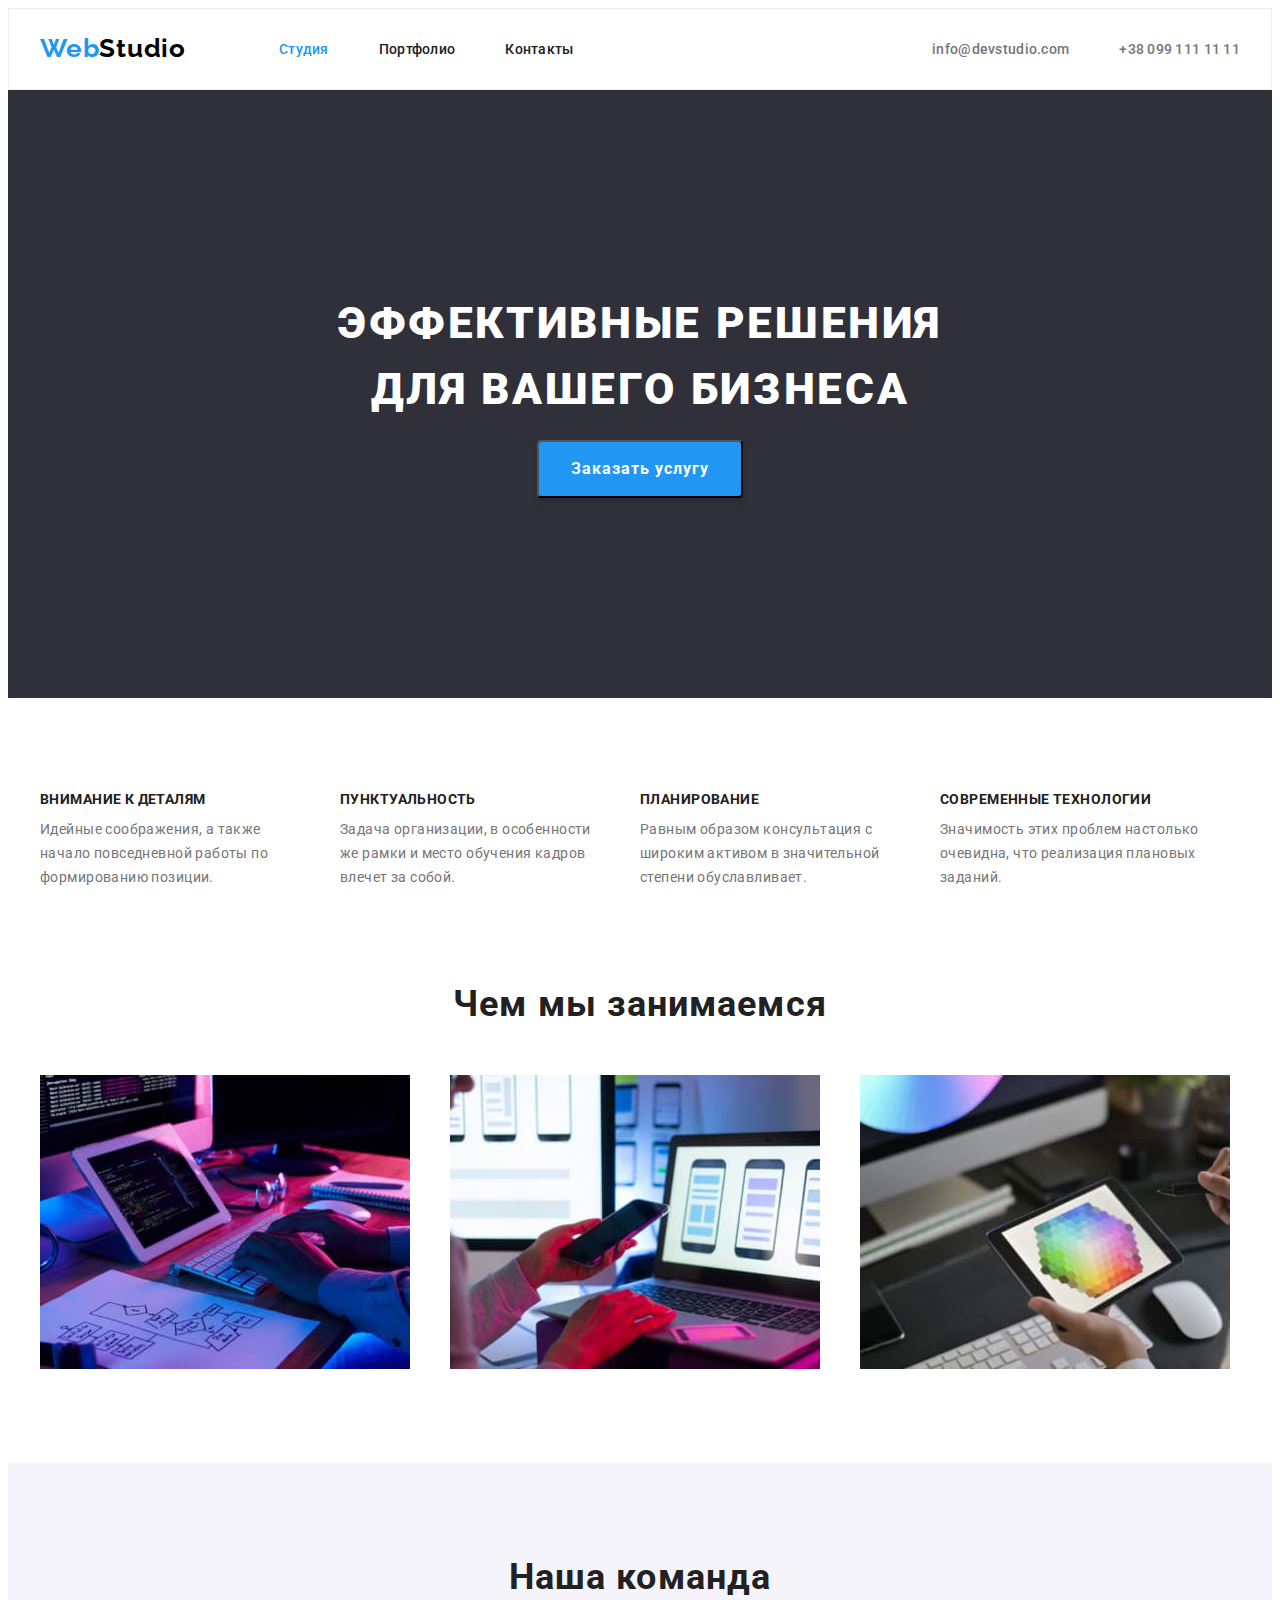
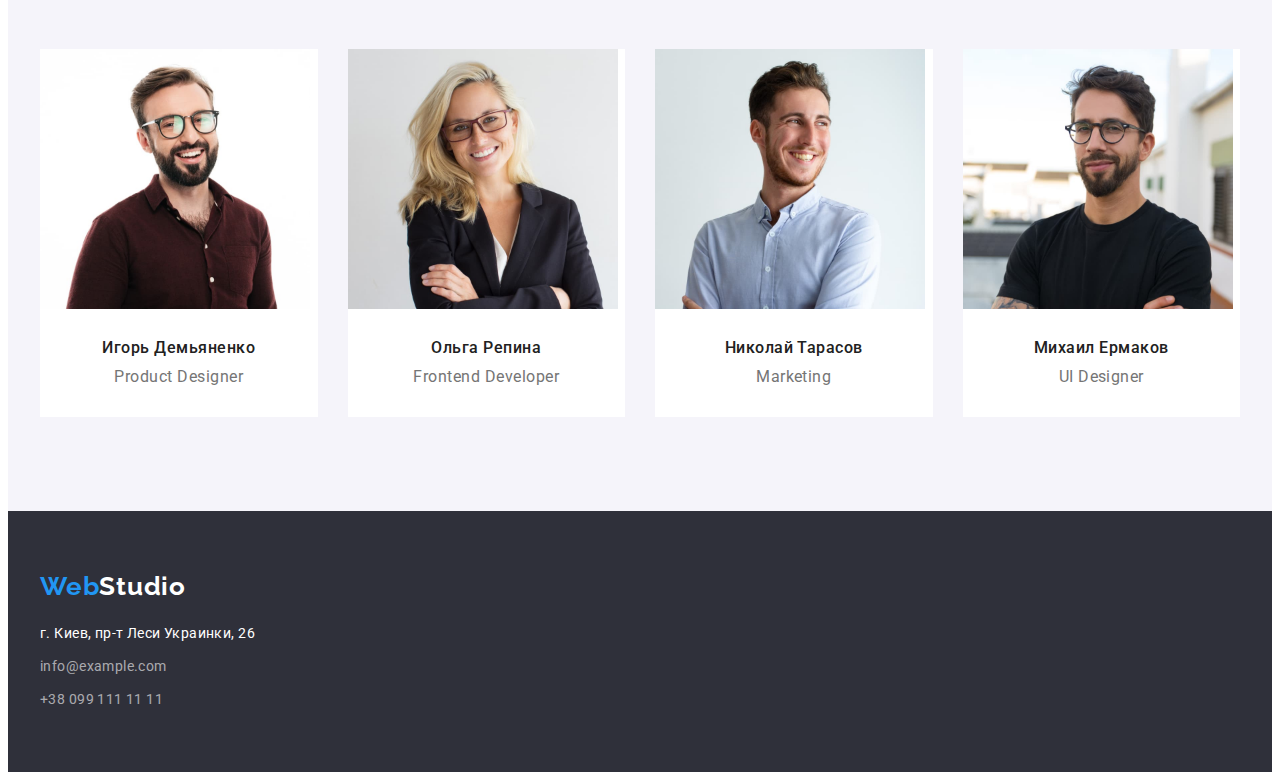
<file: index.html>
<!DOCTYPE html>
<html lang="ru">

<head>
    <meta charset="UTF-8">
    <meta http-equiv="X-UA-Compatible" content="IE=edge">
    <meta name="viewport" content="width=device-width, initial-scale=1.0">
    <title>Эффективные решения для Вашего бизнеса</title>
    <link rel="preconnect" href="https://fonts.gstatic.com">
    <link 
        href="https://fonts.googleapis.com/css2?family=Raleway:wght@700&family=Roboto:wght@400;500;700;900&display=swap"
        rel="stylesheet">
    <link rel="stylesheet" href="https://cdnjs.cloudflare.com/ajax/libs/modern-normalize/1.0.0/modern-normalize.min.css"
        integrity="sha512-ISS7cAi1PEhQ8jnbJpJZMd29NlhNj4AWYyLOSp2CE/CsHxTCu+r+t0D2yoJudVrd0/8fTVPUVDzY5Tvli75u/g=="
        crossorigin="anonymous" />
    <link rel="stylesheet" href="./css/styles.css">

</head>

<body class="body">
    <header class="header">
        <div class="container">
            <nav class="navigation">
                <a class="logo-header logo-link link" href="./index.html"> Web<span class="logo-link-black">Studio</span></a>
                <ul class="navigation-list list">
                    <li class="navigation-item">
                        <a class="navigation-link link index" href="./index.html">Студия</a>
                    </li>
                    <li class="navigation-item">
                        <a class="navigation-link link" href="./portfolio.html">Портфолио</a>
                    </li>
                    <li class="navigation-item">
                        <a class="navigation-link link" href="">Контакты</a>
                    </li>
                </ul>
            </nav>
            <ul class="list contact-list">
                <li class="contact-item">
                    <a class="contact-link link contact-mail" href="mailto:info@devstudio.com">info@devstudio.com</a>
                </li>
                <li class="contact-item">
                    <a class="contact-link link contact-tel" href="tel:+380991111111">+38 099 111 11 11</a>
                </li>
            </ul>
        </div>        
    </header>
    <main class="main">
        <!--HERO-->
        <section class="hero">
            <div class="container">
                <h1 class="main-title" >Эффективные решения для вашего бизнеса</h1>
                <button class="modal-btn" type="button">Заказать услугу</button>
            </div>
        </section>
        <!--ABOUT-->
        <section class="about">
            <div class="container">
                <ul class="list">
                    <li class="about-item">
                        <h3 class="list-about">Внимание к деталям</h3>
                        <p class="list-about-item">Идейные соображения, а также начало повседневной работы по формированию позиции.</p>
                    </li>
                    <li class="about-item">
                        <h3 class="list-about">Пунктуальность</h3>
                        <p class="list-about-item">Задача организации, в особенности же рамки и место обучения кадров влечет за собой.
                        </p>
                    </li>
                    <li class="about-item">
                        <h3 class="list-about">Планирование</h3>
                        <p class="list-about-item">Равным образом консультация с широким активом в значительной степени обуславливает.
                        </p>
                    </li>
                    <li class="about-item">
                        <h3 class="list-about">Современные технологии</h3>
                        <p class="list-about-item">Значимость этих проблем настолько очевидна, что реализация плановых заданий.</p>
                    </li>
                </ul>
            </div>
        </section>
        <!--OUR-WORK-->
        <section class="our-work-section">
            <div class="container">
                <h2 class="title-our-work suptitle">Чем мы занимаемся</h2>
                <ul class="list our-work-section-list">
                    <li class="our-work-list">
                        <img class="img-our-work" src="./images/our-work/our-work-img-1.jpg" alt="пишем код" width="370" height="294">
                    </li>
                    <li class="our-work-list">
                        <img class="img-our-work" src="./images/our-work/our-work-img-2.jpg" alt="исправляяем ошибки в различного рода приложениях"
                            width="370" height="294">
                    </li>
                    <li class="our-work-list">
                        <img class="img-our-work" src="./images/our-work/our-work-img-3.jpg" alt="создаем приложения для работы/развлечений" width="370"
                            height="294">
                    </li>
                </ul>
            </div>
        </section>
        <!--TEAM-->
        <section class="team-section">
            <div class="container">
                <h2 class="title-list-team suptitle">Наша команда</h2>
                <ul class="list section-team-list">
                    <li class="team-list">
                        <img class="img-team" src="./images/team/igor-img-1.jpg" alt="корткостриженный улыбающийся мужчина в очках" width="270"
                            height="260">
                        <div class="list-team-wrapper">
                            <h3 class="list-team-name">Игорь Демьяненко</h3>
                            <p class="list-team-position" lang="en">Product Designer</p>
                        </div>
                    </li>
                    <li class="team-list">
                        <img class="img-team" src="./images/team/olga-img-2.jpg" alt="улыбающаяся длинноволосая блондинка" width="270" height="260">
                        <div class="list-team-wrapper">
                            <h3 class="list-team-name">Ольга Репина</h3>
                            <p class="list-team-position" lang="en">Frontend Developer</p>
                        </div>
                    </li>
                    <li class="team-list">
                        <img class="img-team" src="./images/team/kolya-img-3.jpg" alt="короткостриженный улыбающийся мужчина" width="270" height="260">
                        <div class="list-team-wrapper">
                            <h3 class="list-team-name">Николай Тарасов</h3>
                            <p class="list-team-position" lang="en">Marketing</p>
                        </div>
                    </li>
                    <li class="team-list">
                        <img class="img-team" src="./images/team/misha-img-4.jpg" alt="короткостриженный улыбающийся мужчина" width="270" height="260">
                        <div class="list-team-wrapper">
                            <h3 class="list-team-name">Михаил Ермаков</h3>
                            <p class="list-team-position" lang="en">UI Designer</p>
                        </div>
                    </li>
                </ul>
            </div>

        </section>
    </main>
    <footer class="footer">
        <div class="container">
            <a class="logo-footer logo-link link" href="./index.html"> Web<span class="logo-link-white">Studio</span></a>
            <address class="address">
                <ul class="list footer-list">
                    <li class="footer-address-list">
                        <a class="footer-address link" href="https://goo.gl/maps/CNWoaTKzeVFjFcxj6" target="_blank" rel="noopener noreferrer">г. Киев, пр-т Леси Украинки, 26</a>
                    </li>
                    <li class="footer-address-list">
                        <a class="footer-mail-tel link" href="mailto:info@example.com">info@example.com</a>
                    </li>
                    <li class="footer-address-list">
                        <a class="footer-mail-tel link" href="tel:+380991111111">+38 099 111 11 11</a>
                    </li>
                </ul>
            </address>
        </div>
    </footer>    
</body>

</html>
</file>
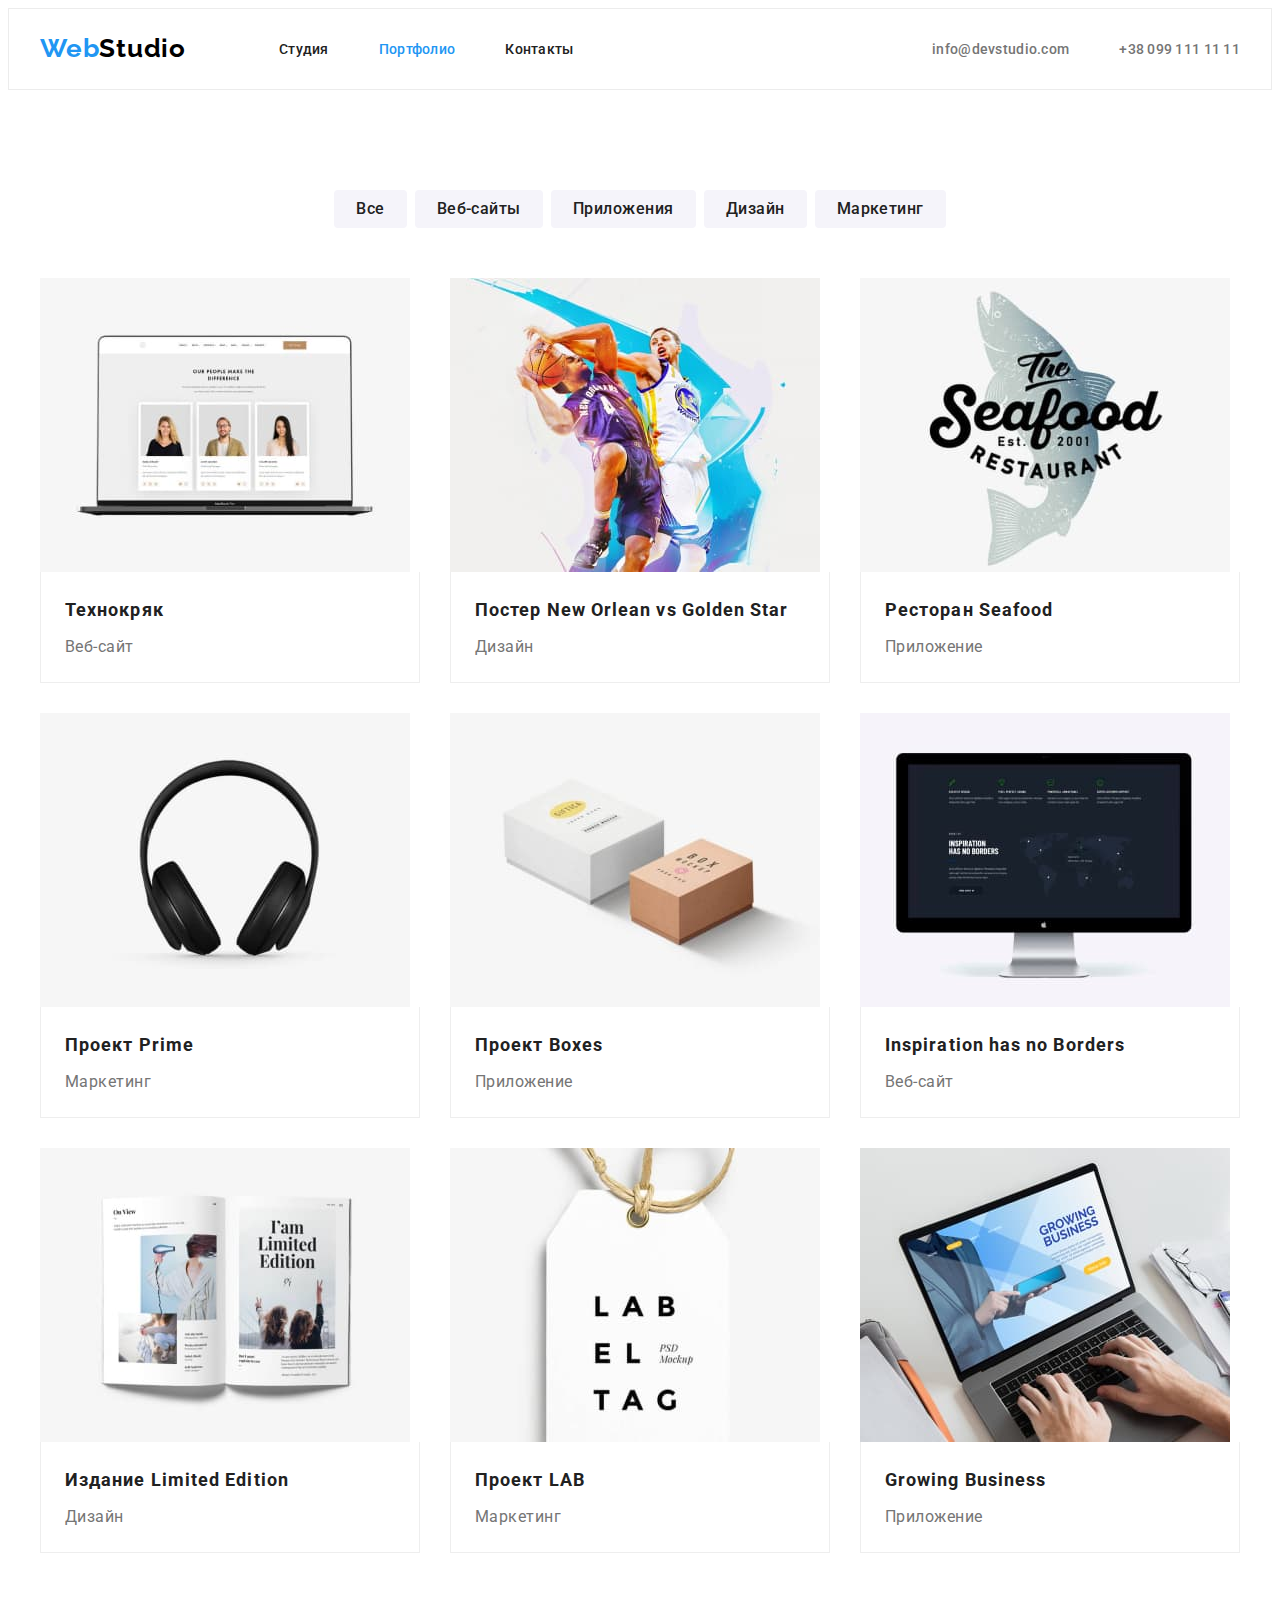
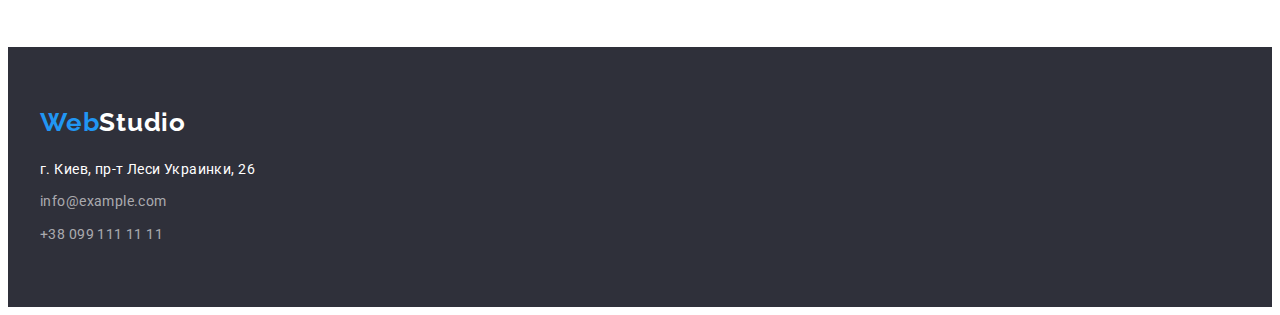
<file: portfolio.html>
<!DOCTYPE html>
<html lang="ru">

<head>
    <meta charset="UTF-8">
    <meta http-equiv="X-UA-Compatible" content="IE=edge">
    <meta name="viewport" content="width=device-width, initial-scale=1.0">
    <title>Портфолио</title>
    <link rel="preconnect" href="https://fonts.gstatic.com">
    <link 
        href="https://fonts.googleapis.com/css2?family=Raleway:wght@700&family=Roboto:wght@400;500;700;900&display=swap"
        rel="stylesheet">
    <link rel="stylesheet" href="https://cdnjs.cloudflare.com/ajax/libs/modern-normalize/1.0.0/modern-normalize.min.css"
        integrity="sha512-ISS7cAi1PEhQ8jnbJpJZMd29NlhNj4AWYyLOSp2CE/CsHxTCu+r+t0D2yoJudVrd0/8fTVPUVDzY5Tvli75u/g=="
        crossorigin="anonymous" />
    <link rel="stylesheet" href="./css/styles.css">

</head>

<body class="body">
    <header class="header">
        <div class="container">
            <nav class="navigation">
                <a class="logo-header logo-link link" href="./index.html"> Web<span
                        class="logo-link-black">Studio</span></a>
                <ul class="navigation-list list">
                    <li class="navigation-item">
                        <a class="navigation-link link" href="./index.html">Студия</a>
                    </li>
                    <li class="navigation-item">
                        <a class="navigation-link link portfolio" href="./portfolio.html">Портфолио</a>
                    </li>
                    <li class="navigation-item">
                        <a class="navigation-link link" href="">Контакты</a>
                    </li>
                </ul>
            </nav>
            <ul class="list contact-list">
                <li class="contact-item">
                    <a class="contact-link link contact-mail" href="mailto:info@devstudio.com">info@devstudio.com</a>
                </li>
                <li class="contact-item">
                    <a class="contact-link link contact-tel" href="tel:+380991111111">+38 099 111 11 11</a>
                </li>
            </ul>
        </div>
    </header>
    
    <main class="portfolio-main">
        <h1 class="visually-hidden">Portfolio</h1>
         <section class="portfolio-section">
             <div class="container">
                <ul class="list portfolio-btn-container">
                    <li class="portfolio-btn-list">
                        <button class="portfolio-btn link" type="button">Все</button>
                    </li>
                    <li class="portfolio-btn-list">
                        <button class="portfolio-btn link" type="button">Веб-сайты</button>
                    </li>
                    <li class="portfolio-btn-list">
                        <button class="portfolio-btn link" type="button">Приложения</button>
                    </li>
                    <li class="portfolio-btn-list">
                        <button class="portfolio-btn link" type="button">Дизайн</button>
                    </li>
                    <li class="portfolio-btn-list">
                        <button class="portfolio-btn link" type="button">Маркетинг</button>
                    </li>
                </ul>
            
                <ul class="portfolio-our-project-container">
                    <li class="list portfolio-our-project-list">
                        <a class="link" href="">
                            <img class="img-portfolio" src="./images/portfolio/our-projects-1.jpg" alt="монитор ноутбука, на котором три фотокарточки людей с пояснениями" width="370" height="294">
                            <div class="portfolio-our-project-wrapper">
                                <h2 class="portfolio-our-project-title">Технокряк</h2>
                                <p class="portfolio-our-projects">Веб-сайт</p>
                            </div>
                        </a>
                        </li>
                    <li class="list portfolio-our-project-list">
                        <a class="link" href="">
                            <img class="img-portfolio" src="./images/portfolio/our-projects-2.jpg" alt="два баскетболиста в синей и белой форме борются за мяч в прыжке" width="370" height="294">
                            <div class="portfolio-our-project-wrapper">
                                <h2 class="portfolio-our-project-title">Постер <span lang="en">New Orlean vs Golden Star</span></h2>
                                <p class="portfolio-our-projects">Дизайн</p>
                            </div>
                        </a>
                    </li>
                    <li class="list portfolio-our-project-list">
                        <a class="link" href="">
                            <img class="img-portfolio" src="./images/portfolio/our-projects-3.jpg" alt="логотип ресторана Сиафуд " width="370" height="294">
                            <div class="portfolio-our-project-wrapper">
                                <h2 class="portfolio-our-project-title">Ресторан <span lang="en">Seafood</span></h2>
                                <p class="portfolio-our-projects">Приложение</p>
                            </div>
                        </a>
                    </li>
                    <li class="list portfolio-our-project-list">
                        <a class="link" href="">
                            <img class="img-portfolio" src="./images/portfolio/our-projects-4.jpg" alt="черные наушники на белом фоне" width="370" height="294">
                            <div class="portfolio-our-project-wrapper">
                                <h2 class="portfolio-our-project-title">Проект <span lang="en">Prime</span></h2>
                                <p class="portfolio-our-projects">Маркетинг</p>
                            </div>
                        </a>
                    </li>
                    <li class="list portfolio-our-project-list">
                        <a class="link" href="">
                            <img class="img-portfolio" src="./images/portfolio/our-projects-5.jpg" alt="две коробочки белого и коричневого цвета" width="370" height="294">
                            <div class="portfolio-our-project-wrapper">
                                <h2 class="portfolio-our-project-title">Проект <span lang="en">Boxes</span></h2>
                                <p class="portfolio-our-projects">Приложение</p>
                            </div>
                        </a>
                    </li>
                    <li class="list portfolio-our-project-list">
                        <a class="link" href="">
                            <img class="img-portfolio" src="./images/portfolio/our-projects-6.jpg" alt="монитор эппл с открытым веб-сайтом " width="370" height="294">
                            <div class="portfolio-our-project-wrapper">
                                <h2 class="portfolio-our-project-title">Inspiration has no Borders</h2>
                                <p class="portfolio-our-projects">Веб-сайт</p>
                            </div>
                        </a>
                    </li>
                    <li class="list portfolio-our-project-list">
                        <a class="link" href="">
                            <img class="img-portfolio" src="./images/portfolio/our-projects-7.jpg" alt="книга в раскрытом виде с надписью на английском языке - я лимитировання серия" width="370" height="294">
                            <div class="portfolio-our-project-wrapper">
                                <h2 class="portfolio-our-project-title">Издание <span lang="en">Limited Edition</span></h2>
                                <p class="portfolio-our-projects">Дизайн</p>
                            </div>
                        </a>
                    </li>
                    <li class="list portfolio-our-project-list">
                        <a class="link" href="">
                            <img class="img-portfolio" src="./images/portfolio/our-projects-8.jpg" alt="подвесочка белого цвета" width="370" height="294">
                            <div class="portfolio-our-project-wrapper">
                                <h2 class="portfolio-our-project-title">Проект <span lang="en">LAB</span></h2>
                                <p class="portfolio-our-projects">Маркетинг</p>
                            </div>
                        </a>
                    </li>
                    <li class="list portfolio-our-project-list">
                        <a class="link" href="">
                            <img class="img-portfolio" src="./images/portfolio/our-projects-9.jpg" alt="фото сверху как мужчина работает за ноутбуком" width="370" height="294">
                            <div class="portfolio-our-project-wrapper">
                                <h2 class="portfolio-our-project-title">Growing Business</h2>
                                <p class="portfolio-our-projects">Приложение</p>
                            </div>
                        </a>
                    </li>
                </ul>
            </div>
        </section>
    </main>
    
    <footer class="footer">
        <div class="container">
            <a class="logo-footer logo-link link" href="./index.html"> Web<span class="logo-link-white">Studio</span></a>
            <address class="address">
                <ul class="list footer-list">
                    <li class="footer-address-list">
                        <a class="footer-address link" href="https://goo.gl/maps/CNWoaTKzeVFjFcxj6" target="_blank"
                            rel="noopener noreferrer">г. Киев, пр-т Леси Украинки, 26</a>
                    </li>
                    <li class="footer-address-list">
                        <a class="footer-mail-tel link" href="mailto:info@example.com">info@example.com</a>
                    </li>
                    <li class="footer-address-list">
                        <a class="footer-mail-tel link" href="tel:+380991111111">+38 099 111 11 11</a>
                    </li>
                </ul>
            </address>
        </div>
    </footer>        
</body>
</html>
</file>
<file: css/styles.css>
/* =================HTML================= */

:root {
  --main-font: 'Roboto', sans-serif;
  --secondary-font: 'Raleway', sans-serif;
  --main-color: #212121;
  --accent-color: #2196f3;
  --secondary-color: #757575;
  --background-btn-color: #f5f4fa;
  --header-background-color: #ffffff;
  --footer-background-color: #2f303a;
  --logo-link-black-color: #000000;
  --footer-mail-tel: rgba(255, 255, 255, 0.6);
}

.link {
  text-decoration: none;
}

.list {
  list-style: none;
}

h1,
h2,
h3,
h4,
h5,
h6,
p,
ul,
ol {
  margin: 0px;
  padding: 0px;
}

.body {
  font-family: 'Roboto', sans-serif;
}

.container {
  width: 1200px;
  margin: 0 auto;
  padding-left: 15px;
  padding-right: 15px;
}

/* ============HEADER========== */

.header {
  background-color: var(--header-background-color);
  padding-top: 24px;
  padding-bottom: 25px;
  border: 1px solid #ececec;
}

.header .container {
  display: flex;
  align-items: center;
}

.navigation {
  display: flex;
  align-items: center;
}

.navigation-list {
  display: flex;
  align-items: center;
}

.navigation-item:not(:last-child) {
  margin-right: 50px;
}

.navigation-link {
  font-weight: 500;
  font-size: 14px;
  line-height: 1.14;
  letter-spacing: 0.02em;
  color: var(--main-color);
  padding-top: 32px;
  padding-bottom: 32px;
}

.navigation-link:hover,
.navigation-link:focus {
  color: var(--accent-color);
}

.contact-link {
  font-weight: 500;
  font-size: 14px;
  line-height: 1.14;
  letter-spacing: 0.02em;
  color: var(--secondary-color);
  padding-top: 32px;
  padding-bottom: 32px;
}

.contact-link:hover,
.contact-link:focus {
  color: var(--accent-color);
}

.contact-list {
  display: flex;
  align-items: center;
  margin-left: auto;
}

.contact-item:not(:last-child) {
  margin-right: 50px;
}

.logo-link {
  font-family: var(--secondary-font);
  font-style: normal;
  font-weight: 700;
  font-size: 26px;
  line-height: 1.19;
  letter-spacing: 0.03em;
  color: var(--accent-color);
}

.logo-header {
  margin-right: 93px;
}

.logo-link-black {
  color: var(--logo-link-black-color);
}

/* ============MAIN-INDEX========== */

.index {
  color: var(--accent-color);
}

/* ============HERO========== */

.hero {
  text-align: center;
  background-color: var(--footer-background-color);
  padding-top: 0px;
  padding-bottom: 0px;
}

.hero .container {
  padding-top: 200px;
  padding-bottom: 200px;
}

.main-title {
  margin: 0 auto;
  font-weight: 900;
  font-size: 44px;
  line-height: 1.5;
  letter-spacing: 0.06em;
  text-transform: uppercase;
  color: var(--header-background-color);
  width: 696px;
  height: 120px;
  margin-bottom: 30px;
}

.modal-btn {
  font-family: var(--main-font);
  display: inline-block;
  min-width: 200px;
  padding: 12px 32px;
  background: #2196f3;
  box-shadow: 0px 4px 4px rgba(0, 0, 0, 0.15);
  border-radius: 4px;
  font-weight: 700;
  font-size: 16px;
  line-height: 1.87;
  letter-spacing: 0.06em;
  cursor: pointer;
  color: var(--header-background-color);
  background-color: var(--accent-color);
}

/* ============ABOUT========== */

.about {
  padding-bottom: 47px;
  padding-top: 94px;
}

.about-item {
  width: 270px;
}

.about-item:not(:last-child) {
  margin-right: 30px;
}

.list-about {
  font-weight: 700;
  font-size: 14px;
  line-height: 1.14;
  letter-spacing: 0.03em;
  text-transform: uppercase;
  color: var(--main-color);
  margin-bottom: 10px;
}

.list-about-item {
  font-weight: 400;
  font-size: 14px;
  line-height: 1.71;
  letter-spacing: 0.03em;
  color: var(--secondary-color);
  width: 270px;
}

.about .container .list {
  display: flex;
  align-items: center;
}

/* ============OUR-WORK========== */

.img-our-work {
  display: block;
}

.our-work-section {
  padding-top: 47px;
  padding-bottom: 94px;
}

.title-our-work {
  font-weight: 700;
  font-size: 36px;
  line-height: 1.16;
  text-align: center;
  letter-spacing: 0.03em;
  color: var(--main-color);
}

.suptitle {
  margin-bottom: 50px;
}

.our-work-section-list {
  display: flex;
  align-items: center;
  margin-right: -30px;
  margin-top: -30px;
}

.our-work-list {
  flex-basis: calc(100% / 3 - 30px);
  margin-right: 30px;
  margin-top: 30px;
}

/* ============TEAM========== */

.img-team {
  display: block;
}

.team-section {
  background-color: var(--background-btn-color);
  padding-top: 94px;
  padding-bottom: 94px;
}

.title-list-team {
  font-weight: 700;
  font-size: 36px;
  line-height: 1.16;
  text-align: center;
  letter-spacing: 0.03em;
  color: var(--main-color);
}

.list-team-name {
  font-weight: 500;
  font-size: 16px;
  line-height: 1.18;
  text-align: center;
  letter-spacing: 0.03em;
  color: var(--main-color);
  margin-bottom: 10px;
}

.section-team-list {
  display: flex;
  align-items: center;
  margin-top: -30px;
  margin-right: -30px;
}

.team-list {
  flex-basis: calc(100% / 4 - -30px);
  margin-top: 30px;
  margin-right: 30px;
  background-color: var(--header-background-color);
}

.list-team-wrapper {
  padding-bottom: 30px;
  padding-top: 30px;
  padding-left: 20px;
  padding-right: 20px;
}

.list-team-position {
  font-weight: 400;
  font-size: 16px;
  line-height: 1.18;
  text-align: center;
  letter-spacing: 0.03em;
  color: var(--secondary-color);
}

/* =================PORTFOLIO================= */

.portfolio {
  color: var(--accent-color);
}

/* =================MAIN-PORTFOLIO================= */

.img-portfolio {
  display: block;
}

.visually-hidden {
  position: absolute !important;
  clip: rect(1px 1px 1px 1px); /* IE6, IE7 */
  clip: rect(1px, 1px, 1px, 1px);
  padding: 0 !important;
  border: 0 !important;
  height: 1px !important;
  width: 1px !important;
  overflow: hidden;
}

.portfolio-section {
  padding-top: 100px;
  padding-bottom: 94px;
  margin: 0 auto;
}

.portfolio-btn {
  font-family: inherit;
  font-weight: 500;
  font-size: 16px;
  line-height: 1.62;
  text-align: center;
  letter-spacing: 0.03em;
  color: var(--main-color);
  cursor: pointer;
  background-color: var(--background-btn-color);
  border: none;
  padding: 6px 22px;
  border-radius: 4px;
}

.portfolio-btn-container {
  display: flex;
  align-items: center;
  justify-content: center;
  margin-bottom: 50px;
}

.portfolio-btn-list:not(:last-child) {
  margin-right: 8px;
}

.portfolio-btn:hover,
.portfolio-btn:focus {
  color: var(--header-background-color);
  background-color: var(--accent-color);
}

.portfolio-our-project-container {
  display: flex;
  flex-wrap: wrap;
  margin-right: -30px;
  margin-top: -30px;
}

.portfolio-our-project-list {
  flex-basis: calc(100% / 3 - 30px);
  /* width: 370px; */
  margin-right: 30px;
  margin-top: 30px;
}

.portfolio-our-project-wrapper {
  padding: 20px 24px;
  border: 1px solid #eeeeee;
  border-top: none;
}

.portfolio-our-project-title {
  /* width: 322px;
  height: 36px; */
  font-weight: 700;
  font-size: 18px;
  line-height: 2;
  letter-spacing: 0.06em;
  color: var(--main-color);
  margin-bottom: 4px;
}

.portfolio-our-projects {
  font-weight: 400;
  font-size: 16px;
  line-height: 1.87;
  letter-spacing: 0.03em;
  color: var(--secondary-color);
  /* width: 322px;
  height: 30px; */
}

/* =================FOOTER================= */

.footer {
  background-color: var(--footer-background-color);
  padding-top: 60px;
  padding-bottom: 60px;
}

.address {
  font-style: normal;
  margin-top: 20px;
}

.footer-list {
  display: flex;
  flex-direction: column;
  justify-content: flex-start;
  align-items: flex-start;
}

.footer-address-list:not(:last-child) {
  margin-bottom: 9px;
}

.footer-address {
  font-weight: 400;
  font-size: 14px;
  line-height: 1.71;
  letter-spacing: 0.03em;
  color: var(--header-background-color);
}

.footer-mail-tel {
  font-weight: 400;
  font-size: 14px;
  line-height: 1.71;
  letter-spacing: 0.03em;
  color: var(--footer-mail-tel);
}

.logo-link-white {
  color: var(--header-background-color);
}
</file>
